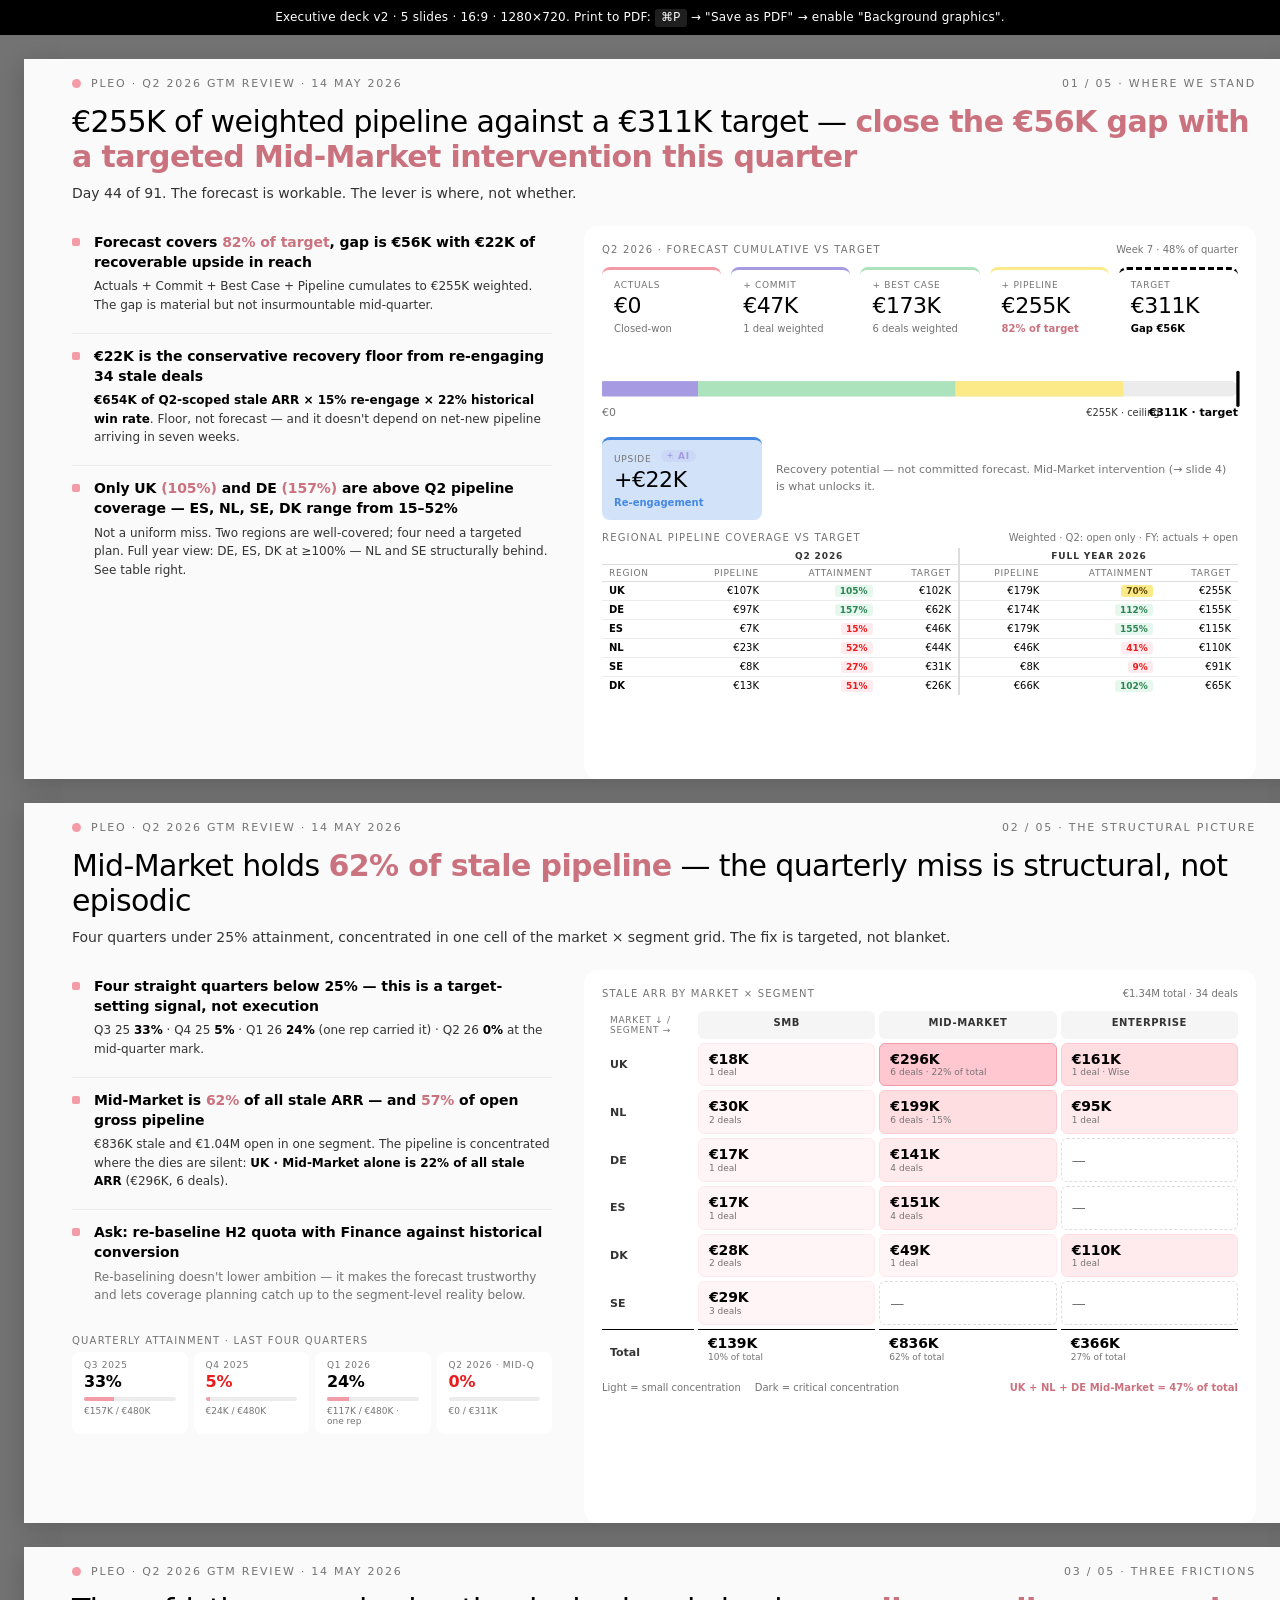
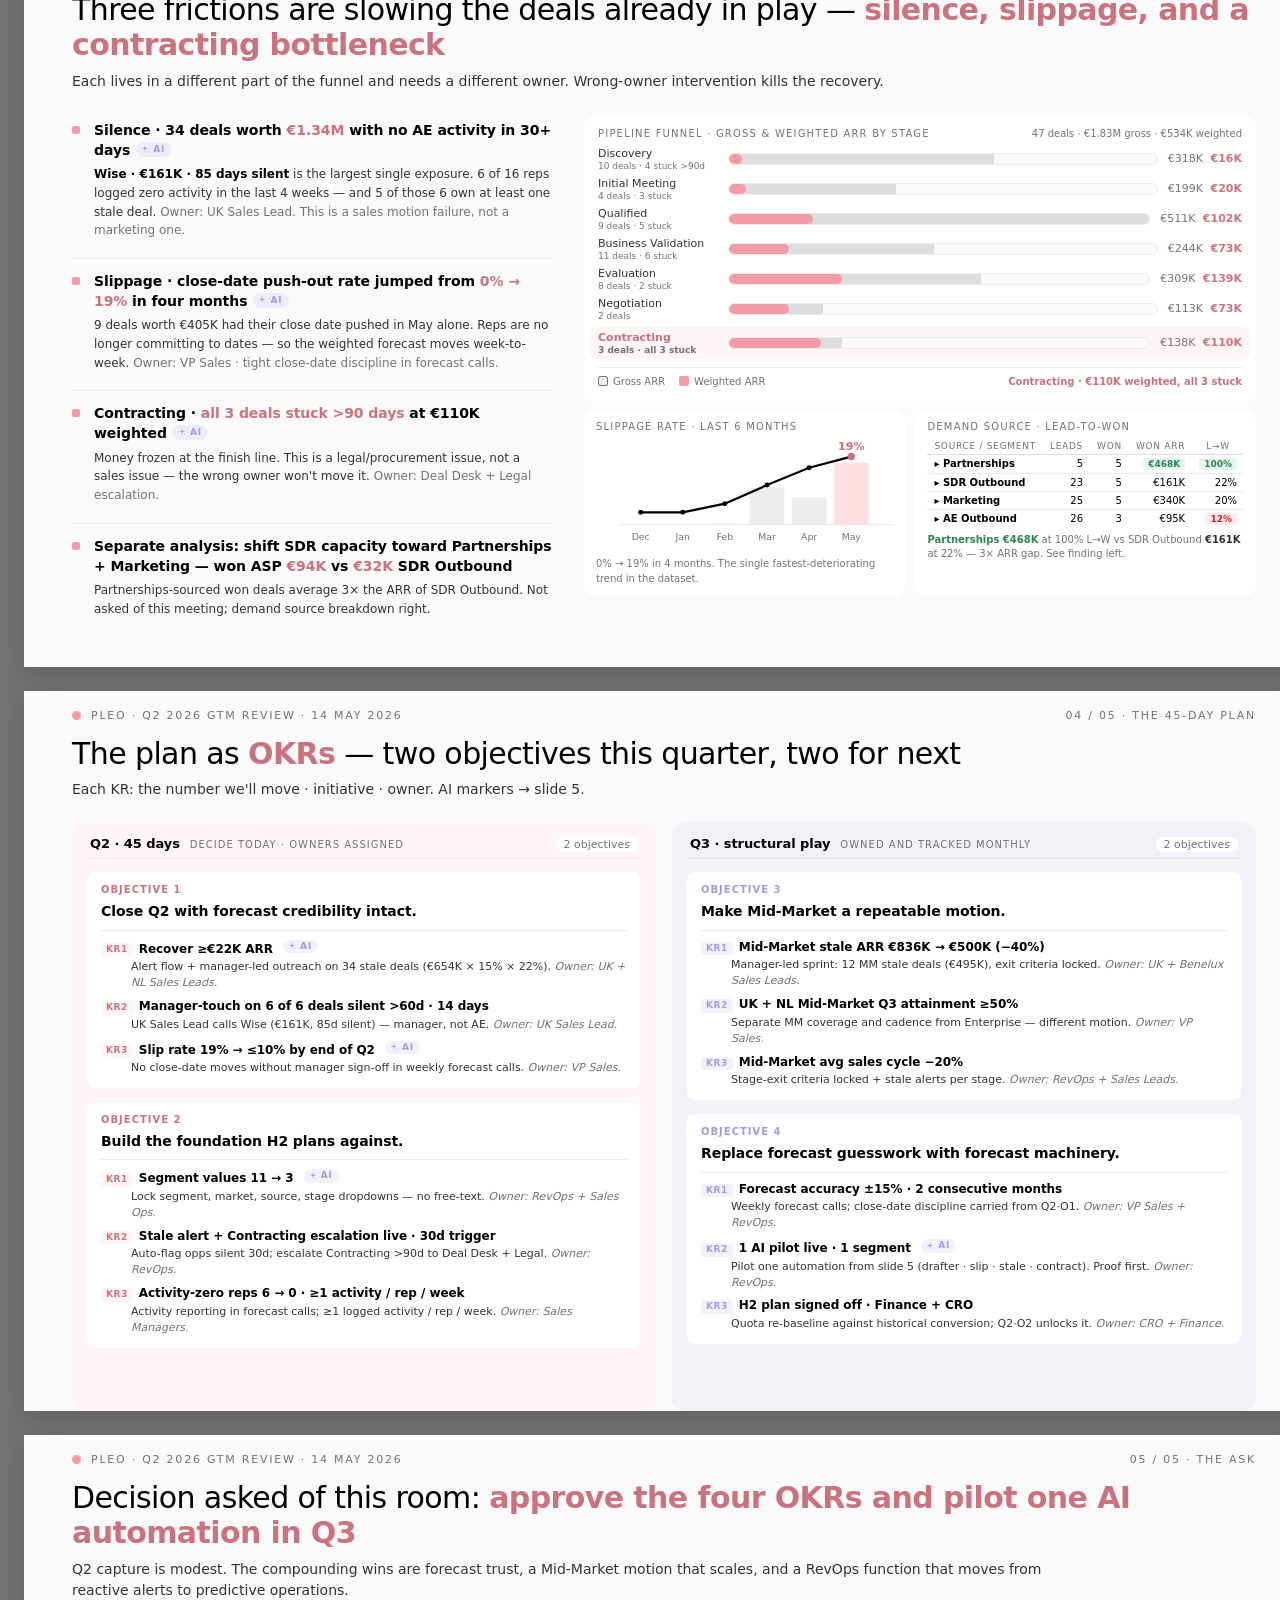
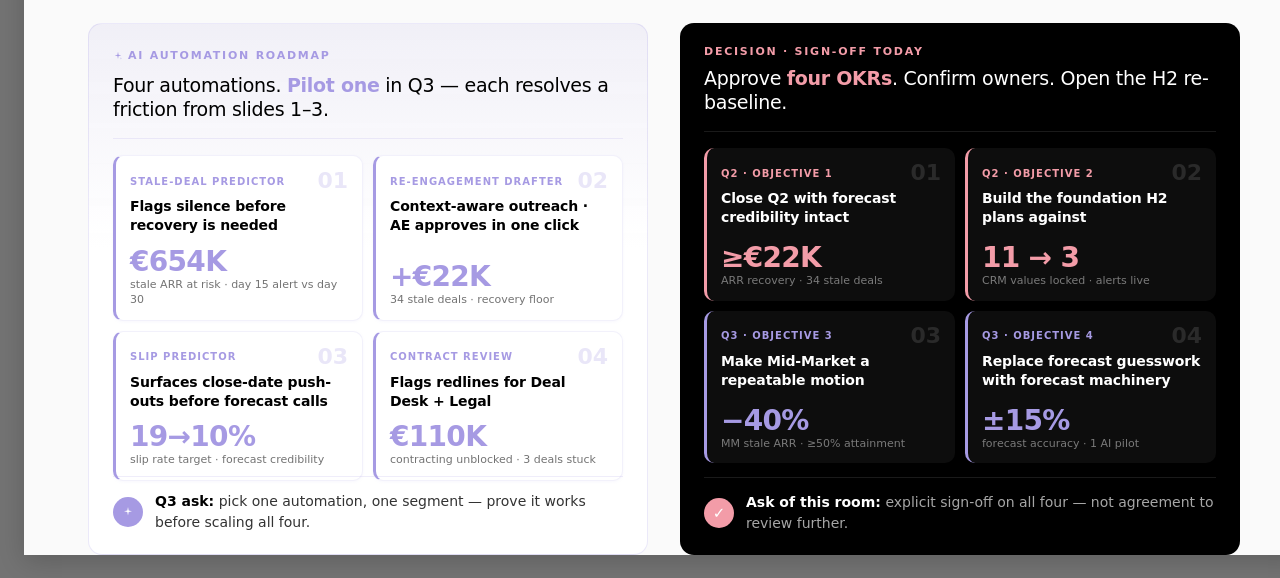
<file: deliverables/05_executive_deck.html>
<!doctype html>
<html lang="en">
<head>
<meta charset="utf-8">
<title>Pleo · Q2 2026 GTM Review — Executive Deck</title>
<style>
  /* ── Pleo Telescope tokens (sourced from dashboard `T` + design/pleo_theme.css) */
  :root {
    --bg:        #FAFAFA;
    --panel:     #F5F5F5;
    --card:      #FFFFFF;
    --hairline:  #ECECEC;
    --hairline2: #DDDDDD;
    --black:     #000000;
    --text-sec:  #333333;
    --text-mut:  #737373;
    --pink-100:  #fff5f6;
    --pink-200:  #ffebed;
    --pink-300:  #ffdee2;
    --pink-400:  #ffc8d0;
    --pink-500:  #f39ca8;
    --pink-700:  #cb727f;
    --green:     #ace3bd;
    --yellow:    #fcea88;
    --purple:    #a69ae3;
    --blue:      #4588e3;
    --blue-soft: #d2e3f9;
    --negative:  #e91c1c;
    --positive:  #2c8354;
  }

  * { box-sizing: border-box; }
  html, body {
    margin: 0; padding: 0;
    font-family: "Neue Haas Grotesk Display", "Switzer", system-ui, "Helvetica Neue", Arial, sans-serif;
    font-weight: 400; color: var(--black); background: var(--text-mut);
    -webkit-font-smoothing: antialiased; -moz-osx-font-smoothing: grayscale;
  }
  .num { font-variant-numeric: tabular-nums; font-feature-settings: "tnum"; }
  h1, h2, h3, p, ul, li, dl, dt, dd { margin: 0; padding: 0; }
  ul { list-style: none; }

  /* ── Slide geometry · 1280×720, one slide per printed page ─────────────── */
  .deck {
    display: flex; flex-direction: column; gap: 24px;
    padding: 24px;
  }
  .slide {
    width: 1280px; height: 720px;
    background: var(--bg);
    position: relative;
    overflow: hidden;
    display: flex; flex-direction: column;
    box-shadow: 0 6px 24px rgba(0,0,0,0.18);
    margin: 0 auto;
  }

  /* Header strip — chip + page tag */
  .head {
    display: flex; justify-content: space-between; align-items: center;
    padding: 18px 48px 0;
    flex: 0 0 auto;
  }
  .brand {
    display: inline-flex; align-items: center; gap: 10px;
    font-size: 11px; color: var(--text-mut);
    text-transform: uppercase; letter-spacing: 0.16em;
  }
  .brand-dot {
    width: 9px; height: 9px; border-radius: 999px; background: var(--pink-500);
  }
  .tag {
    font-size: 11px; color: var(--text-mut);
    text-transform: uppercase; letter-spacing: 0.16em;
  }

  /* Title block — McKinsey-style declarative headline */
  .title-block { padding: 14px 48px 4px; flex: 0 0 auto; }
  .title-block h1 {
    font-size: 30px; line-height: 1.18; font-weight: 500;
    letter-spacing: -0.02em; color: var(--black);
    max-width: 1180px;
  }
  .title-block h1 .accent { color: var(--pink-700); font-weight: 600; }
  .title-block .msg {
    font-size: 14px; line-height: 1.5; color: var(--text-sec);
    margin-top: 8px; max-width: 1000px;
  }

  /* Body grid — bullets left / visual right (default) */
  .body {
    display: grid; grid-template-columns: minmax(0, 1fr) minmax(0, 1fr);
    gap: 32px; padding: 18px 48px 0;
    flex: 1 1 auto; min-height: 0;
  }
  .body.split-7-5 { grid-template-columns: minmax(0, 7fr) minmax(0, 5fr); }
  .body.split-5-7 { grid-template-columns: minmax(0, 5fr) minmax(0, 7fr); }
  .body.full      { grid-template-columns: minmax(0, 1fr); }
  .body.w90       { width: 90%; margin-inline: auto; padding-inline: 0; }
  .body > *       { min-width: 0; }

  /* Top-level findings list — three to four max */
  .findings { display: flex; flex-direction: column; gap: 4px; }
  .finding {
    padding: 12px 0 14px 22px;
    border-top: 1px solid var(--hairline);
    position: relative;
  }
  .finding:first-child { border-top: none; padding-top: 6px; }
  .finding::before {
    content: ""; position: absolute; left: 0; top: 18px;
    width: 8px; height: 8px; border-radius: 2px; background: var(--pink-500);
  }
  .finding:first-child::before { top: 12px; }
  .finding-h {
    font-size: 14px; color: var(--black); font-weight: 600;
    line-height: 1.45; letter-spacing: -0.005em;
  }
  .finding-h .em { color: var(--pink-700); }
  .finding-p {
    margin-top: 5px; font-size: 12px; color: var(--text-sec);
    line-height: 1.55;
  }
  .finding-p strong { color: var(--black); font-weight: 600; }
  .finding-p em { font-style: normal; color: var(--text-mut); }

  /* Visual surface — white card on the bg */
  .visual {
    background: var(--card);
    border-radius: 14px;
    padding: 18px;
    display: flex; flex-direction: column;
    min-width: 0; min-height: 0;
    gap: 12px;
  }
  .visual.bare { background: transparent; padding: 0; }
  .visual > svg { display: grid; overflow: visible; }
  .vis-title {
    font-size: 10px; color: var(--text-mut);
    text-transform: uppercase; letter-spacing: 0.12em;
    font-weight: 500;
  }
  .vis-title-row { display: flex; justify-content: space-between; align-items: baseline; }
  .vis-title-row .meta { font-size: 10px; color: var(--text-mut); }

  /* Footer — speaker note + transition */
  .foot {
    margin-top: auto;
    padding: 14px 48px 18px;
    border-top: 1px solid var(--hairline);
    display: flex; gap: 24px; align-items: flex-start;
    flex: 0 0 auto;
  }
  .note {
    flex: 1; font-size: 11px; color: var(--text-mut);
    line-height: 1.5;
  }
  .note .lbl {
    display: inline-block; font-weight: 600;
    color: var(--text-sec); margin-right: 6px;
    text-transform: uppercase; letter-spacing: 0.08em; font-size: 10px;
  }
  .trans {
    flex: 0 0 360px; font-size: 11px; line-height: 1.5;
    color: var(--text-sec); font-style: italic;
    border-left: 2px solid var(--pink-500); padding-left: 12px;
  }

  /* ── Hero KPI cards (slide 1) ──────────────────────────────────────────── */
  .kpi-row {
    display: grid; grid-template-columns: repeat(5, 1fr); gap: 10px;
  }
  .kpi {
    border-top: 3px solid var(--text-mut);
    background: var(--card);
    border-radius: 8px;
    padding: 10px 12px;
    display: flex; flex-direction: column; gap: 4px;
  }
  .kpi.actuals  { border-top-color: var(--pink-500); }
  .kpi.commit   { border-top-color: var(--purple);   }
  .kpi.best     { border-top-color: var(--green);    }
  .kpi.pipe     { border-top-color: var(--yellow);   }
  .kpi.target   { border-top: 3px dashed var(--black); }
  .kpi.upside   { border-top-color: var(--blue); background: var(--blue-soft); }
  .kpi-label {
    font-size: 9px; color: var(--text-mut);
    text-transform: uppercase; letter-spacing: 0.08em;
  }
  .kpi-value {
    font-size: 22px; font-weight: 500;
    letter-spacing: -0.02em; color: var(--black);
    line-height: 1.1;
  }
  .kpi-sub {
    font-size: 10px; color: var(--text-mut); line-height: 1.35;
  }
  .kpi-sub.pink { color: var(--pink-700); font-weight: 600; }
  .kpi-sub.blue { color: var(--blue);     font-weight: 600; }
  .kpi-sub.dark { color: var(--black);    font-weight: 600; }

  /* Legend strip */
  .legend {
    display: flex; gap: 14px; font-size: 10px; color: var(--text-mut);
    align-items: center; flex-wrap: wrap;
  }
  .legend .sw {
    width: 10px; height: 10px; border-radius: 2px; display: inline-block;
    vertical-align: -1px; margin-right: 5px;
  }

  /* ── Quarterly attainment strip (slide 2 top) ──────────────────────────── */
  .q-strip {
    display: grid; grid-template-columns: 1fr 1fr 1fr 1fr;
    gap: 6px;
  }
  .q-cell {
    background: var(--card); border-radius: 8px; padding: 8px 12px;
    display: flex; flex-direction: column; gap: 4px;
  }
  .q-cell .q-name {
    font-size: 9px; color: var(--text-mut);
    text-transform: uppercase; letter-spacing: 0.08em;
  }
  .q-cell .q-pct {
    font-size: 16px; font-weight: 600; color: var(--black);
    letter-spacing: -0.015em; line-height: 1.05;
  }
  .q-cell .q-pct.bad { color: var(--negative); }
  .q-cell .q-bar {
    height: 4px; background: var(--hairline); border-radius: 2px; overflow: hidden;
    margin-top: 2px;
  }
  .q-cell .q-bar > div { height: 100%; background: var(--pink-500); }
  .q-cell .q-meta {
    font-size: 9px; color: var(--text-mut); margin-top: 1px;
  }

  /* ── Heatmap (slide 2 main) ────────────────────────────────────────────── */
  .heatmap {
    display: grid; gap: 4px;
    grid-template-columns: 92px repeat(3, 1fr);
    align-items: stretch;
  }
  .heatmap .h-row, .heatmap .h-head {
    display: contents;
  }
  .h-corner {
    font-size: 9px; color: var(--text-mut); text-transform: uppercase;
    letter-spacing: 0.08em; align-self: center; padding: 4px 8px;
  }
  .h-colhead {
    font-size: 10px; color: var(--text-sec); font-weight: 600;
    text-transform: uppercase; letter-spacing: 0.06em;
    background: var(--panel); border-radius: 6px;
    padding: 6px 10px; text-align: center;
  }
  .h-rowhead {
    font-size: 11px; color: var(--text-sec); font-weight: 600;
    display: flex; align-items: center; padding: 0 8px;
  }
  .h-cell {
    border-radius: 6px;
    padding: 8px 10px;
    display: flex; flex-direction: column; justify-content: center;
    gap: 1px;
    background: var(--panel);
    border: 1px solid var(--hairline);
  }
  .h-cell .v {
    font-size: 14px; font-weight: 600; color: var(--black);
    letter-spacing: -0.01em; line-height: 1.05;
  }
  .h-cell .meta {
    font-size: 9px; color: var(--text-mut);
  }
  .h-cell.lvl-0 { background: var(--panel);     }
  .h-cell.lvl-1 { background: var(--pink-100); border-color: var(--pink-200); }
  .h-cell.lvl-2 { background: var(--pink-200); border-color: var(--pink-300); }
  .h-cell.lvl-3 { background: var(--pink-300); border-color: var(--pink-400); }
  .h-cell.lvl-4 { background: var(--pink-400); border-color: var(--pink-500); }
  .h-cell.lvl-4 .v { color: var(--black); }
  .h-cell.empty { background: transparent; border: 1px dashed var(--hairline2); }
  .h-cell.empty .v { color: var(--text-mut); font-weight: 400; }

  /* Heatmap totals row */
  .h-total {
    display: contents;
  }
  .h-total .h-rowhead { font-weight: 700; padding-top: 6px; border-top: 1px solid var(--black); }
  .h-total .h-cell    { background: transparent; border: none; border-top: 1px solid var(--black);
                        border-radius: 0; padding-top: 6px; }
  .h-total .h-cell .v { color: var(--black); font-weight: 700; }

  /* ── Funnel rows (slide 3) ─────────────────────────────────────────────── */
  .funnel { display: flex; flex-direction: column; gap: 6px; }
  .frow {
    display: grid; grid-template-columns: 120px 1fr auto;
    gap: 10px; align-items: center; font-size: 11px;
  }
  .frow .lbl { color: var(--text-sec); }
  .frow .lbl small { display: block; font-size: 9px; color: var(--text-mut); margin-top: 1px; }
  .frow.flag { background: var(--pink-100); border-radius: 6px; padding: 4px 8px; margin: 0 -8px; }
  .frow.flag .lbl { color: var(--pink-700); font-weight: 600; }
  .ftrack {
    position: relative; height: 12px; background: var(--bg);
    border-radius: 6px; overflow: hidden; border: 1px solid var(--hairline);
  }
  .fgross    { position: absolute; top: 0; left: 0; height: 100%; background: var(--hairline2); }
  .fweighted { position: absolute; top: 0; left: 0; height: 100%; background: var(--pink-500); border-radius: 6px; }
  .fnums { font-size: 11px; white-space: nowrap; }
  .fnums .a { color: var(--text-mut); }
  .fnums .b { color: var(--pink-700); font-weight: 600; margin-left: 4px; }

  /* ── Slippage micro-chart (slide 3 secondary) ──────────────────────────── */
  .slip-chart {
    background: var(--card); border-radius: 10px; padding: 10px 12px;
  }

  /* ── Activity chips (slide 3 third visual) ─────────────────────────────── */
  .actchip-grid {
    display: grid; grid-template-columns: repeat(4, 1fr); gap: 4px;
  }
  .actchip {
    background: var(--panel); border-radius: 5px; padding: 4px 6px;
    display: flex; align-items: center; justify-content: space-between;
    gap: 4px; font-size: 10px;
  }
  .actchip .nm { color: var(--text-sec); white-space: nowrap; overflow: hidden; text-overflow: ellipsis; }
  .actchip .ct { font-weight: 600; color: var(--black); }
  .actchip.zero { background: var(--pink-100); }
  .actchip.zero .nm { color: var(--pink-700); }
  .actchip.zero .ct { color: var(--negative); }

  /* ── Kanban (slide 4) ──────────────────────────────────────────────────── */
  .kanban {
    display: grid; grid-template-columns: 1fr 1fr;
    gap: 16px; height: 100%;
  }
  .kcol {
    background: var(--panel); border-radius: 14px; padding: 14px;
    display: flex; flex-direction: column; gap: 10px; min-height: 0;
  }
  .kcol-head {
    display: flex; align-items: baseline; gap: 10px;
    padding: 0 2px 10px; border-bottom: 1px solid var(--hairline);
  }
  .kcol-title { font-size: 13px; font-weight: 600; color: var(--black); }
  .kcol-when  { font-size: 10px; color: var(--text-mut);
                text-transform: uppercase; letter-spacing: 0.08em; }
  .kcol-count {
    margin-left: auto;
    font-size: 11px; color: var(--text-mut);
    background: var(--card); border-radius: 999px; padding: 2px 8px;
  }
  .kcard {
    border-radius: 12px; padding: 14px 16px;
    display: flex; flex-direction: column; gap: 8px;
    background: var(--card); border: 1px solid var(--hairline);
  }
  .kcard.red    { background: var(--pink-400); border-color: var(--pink-500); }
  .kcard.amber  { background: var(--pink-200); border-color: var(--pink-300); }
  .kcard.gray   { background: var(--card);     border-color: var(--hairline); }
  .kpill {
    align-self: flex-start;
    display: inline-flex; align-items: center; gap: 5px;
    font-size: 10px; color: var(--text-sec);
    text-transform: uppercase; letter-spacing: 0.06em; font-weight: 600;
  }
  .kpill::before {
    content: ""; width: 6px; height: 6px; border-radius: 999px;
    display: inline-block;
  }
  .kcard.red   .kpill { color: var(--negative); }
  .kcard.red   .kpill::before { background: var(--negative); }
  .kcard.amber .kpill { color: var(--pink-700); }
  .kcard.amber .kpill::before { background: var(--pink-700); }
  .kcard.gray  .kpill { color: var(--text-mut); }
  .kcard.gray  .kpill::before { background: var(--text-mut); }
  .ktitle {
    font-size: 13px; line-height: 1.35; color: var(--black);
    font-weight: 600; letter-spacing: -0.005em;
  }
  .kmeta {
    margin-top: auto;
    display: flex; justify-content: space-between; align-items: baseline;
    font-size: 10px; color: var(--text-sec); gap: 8px;
  }
  .kval { font-size: 12px; color: var(--black); font-weight: 600; }
  .kown { color: var(--text-mut); }

  /* ── Decision panel (slide 5) ──────────────────────────────────────────── */
  .ask-box {
    background: var(--black); color: #fff;
    border-radius: 14px; padding: 22px 24px;
    display: flex; flex-direction: column;
    align-self: stretch; min-height: 0;
  }
  .ask-head {
    flex: 0 0 auto;
    padding-bottom: 16px;
    border-bottom: 1px solid rgba(255,255,255,0.10);
    margin-bottom: 16px;
  }
  .ask-box .lbl {
    font-size: 11px; color: var(--pink-500);
    text-transform: uppercase; letter-spacing: 0.16em; font-weight: 600;
  }
  .ask-box .h {
    margin-top: 8px;
    font-size: 19px; line-height: 1.3; color: #fff;
    font-weight: 500; letter-spacing: -0.015em;
  }
  .ask-box .h .em { color: var(--pink-500); font-weight: 600; }
  .ask-grid {
    flex: 1 1 auto;
    display: grid; grid-template-columns: 1fr 1fr;
    grid-template-rows: 1fr 1fr; gap: 10px;
    min-height: 0;
  }
  .ask-item {
    background: rgba(255,255,255,0.05);
    border-radius: 10px; padding: 14px 14px 12px;
    display: flex; flex-direction: column; gap: 5px;
    border-left: 3px solid var(--pink-500);
    min-width: 0;
  }
  .ask-item.q3 { border-left-color: var(--purple); }
  .ask-item-top {
    display: flex; justify-content: space-between; align-items: center;
    gap: 8px;
  }
  .ask-q {
    font-size: 10px; text-transform: uppercase; letter-spacing: 0.10em;
    color: var(--pink-500); font-weight: 600;
  }
  .ask-item.q3 .ask-q { color: var(--purple); }
  .ask-num {
    font-size: 22px; font-weight: 600; line-height: 1;
    color: rgba(255,255,255,0.12);
    font-feature-settings: "tnum";
  }
  .ask-action {
    font-size: 14px; font-weight: 600; color: #fff;
    line-height: 1.35; letter-spacing: -0.01em;
  }
  .ask-impact {
    margin-top: auto;
    display: flex; flex-direction: column; gap: 2px;
    padding-top: 8px;
  }
  .ask-metric {
    font-size: 28px; font-weight: 600; line-height: 1;
    letter-spacing: -0.025em;
    color: var(--pink-500);
    font-feature-settings: "tnum";
  }
  .ask-item.q3 .ask-metric { color: var(--purple); }
  .ask-metric.text { font-size: 22px; letter-spacing: -0.015em; }
  .ask-metric-lbl {
    font-size: 11px; color: rgba(255,255,255,0.45);
    line-height: 1.35;
  }
  .ask-cta {
    flex: 0 0 auto;
    margin-top: 14px; padding-top: 14px;
    border-top: 1px solid rgba(255,255,255,0.10);
    display: flex; align-items: center; gap: 12px;
  }
  .ask-cta-mark {
    flex: 0 0 30px; width: 30px; height: 30px;
    border-radius: 999px; background: var(--pink-500);
    display: flex; align-items: center; justify-content: center;
    font-size: 15px; font-weight: 700; color: #fff;
  }
  .ask-cta-text {
    font-size: 14px; color: rgba(255,255,255,0.65); line-height: 1.45;
  }
  .ask-cta-text strong { color: #fff; font-weight: 600; }

  .impact-grid {
    display: grid; grid-template-columns: 1fr 1fr; gap: 10px;
  }
  .impact-card {
    background: var(--card); border-radius: 10px; padding: 12px 14px;
    border-top: 3px solid var(--pink-500);
    display: flex; flex-direction: column; gap: 4px;
  }
  .impact-card.future { border-top-color: var(--purple); }
  .impact-card.std    { border-top-color: var(--hairline2); }
  .impact-card .lbl {
    font-size: 9px; color: var(--text-mut);
    text-transform: uppercase; letter-spacing: 0.08em;
  }
  .impact-card .v {
    font-size: 22px; font-weight: 600; color: var(--black);
    letter-spacing: -0.02em; line-height: 1.05;
  }
  .impact-card .p {
    font-size: 11px; color: var(--text-sec); line-height: 1.4;
  }
  .impact-card .conf {
    font-size: 10px; color: var(--positive);
    text-transform: uppercase; letter-spacing: 0.06em; font-weight: 600;
    margin-top: 2px;
  }
  .impact-card .conf.med { color: var(--pink-700); }
  .impact-card .conf.fut { color: var(--purple); }

  /* Page chip variants */
  .chip {
    display: inline-block; padding: 3px 10px;
    background: var(--pink-100); color: var(--pink-700);
    border-radius: 999px;
    font-size: 10px; text-transform: uppercase; letter-spacing: 0.12em;
    font-weight: 600;
  }

  /* ── AI marker · forward-points to slide-5 roadmap ─────────────────────── */
  .ai-mark {
    display: inline-flex; align-items: center; gap: 3px;
    font-size: 9px; color: var(--purple);
    text-transform: uppercase; letter-spacing: 0.10em;
    font-weight: 700; vertical-align: 1px;
    margin-left: 6px;
    background: rgba(166,154,227,0.14);
    border-radius: 999px; padding: 1px 6px 1px 4px;
    white-space: nowrap;
  }
  .ai-mark svg { width: 10px; height: 10px; display: inline-block; }

  /* ── OKR kanban (slide 4) ──────────────────────────────────────────────── */
  .okr-grid {
    display: grid; grid-template-columns: minmax(0, 1fr) minmax(0, 1fr);
    gap: 16px; height: 100%;
  }
  .okr-col {
    background: var(--pink-100); border-radius: 14px; padding: 14px 14px 14px;
    display: flex; flex-direction: column; gap: 12px;
    min-width: 0; min-height: 0;
  }
  .okr-col.q3 { background: rgba(166,154,227,0.10); }
  .okr-col-head {
    display: flex; align-items: baseline; gap: 10px;
    padding: 0 4px 6px;
    border-bottom: 1px solid rgba(0,0,0,0.06);
  }
  .okr-col-title {
    font-size: 13px; font-weight: 700; color: var(--black);
    letter-spacing: -0.005em;
  }
  .okr-col-when {
    font-size: 10px; color: var(--text-mut);
    text-transform: uppercase; letter-spacing: 0.10em;
  }
  .okr-col-count {
    margin-left: auto;
    font-size: 11px; color: var(--text-mut);
    background: var(--card); border-radius: 999px; padding: 1px 8px;
  }
  .okr-card {
    background: var(--card); border-radius: 10px; padding: 12px 14px 12px;
    display: flex; flex-direction: column; gap: 7px;
    border: 1px solid rgba(0,0,0,0.04);
    min-width: 0;
  }
  .okr-card .okr-tag {
    font-size: 10px; color: var(--pink-700);
    text-transform: uppercase; letter-spacing: 0.10em;
    font-weight: 700;
  }
  .okr-col.q3 .okr-card .okr-tag { color: var(--purple); }
  .okr-card .okr-obj {
    font-size: 14px; line-height: 1.3; color: var(--black);
    font-weight: 600; letter-spacing: -0.005em;
  }
  .okr-krs {
    display: flex; flex-direction: column; gap: 8px;
    border-top: 1px solid var(--hairline); padding-top: 9px;
    margin-top: 2px;
  }
  .okr-kr { display: flex; flex-direction: column; gap: 2px; min-width: 0; }
  .okr-kr .kr-metric {
    display: flex; align-items: baseline; gap: 6px;
    font-size: 12px; line-height: 1.3;
    color: var(--black); font-weight: 600;
    letter-spacing: -0.005em;
  }
  .okr-kr .kr-metric .kr-tag {
    flex: 0 0 auto;
    font-size: 9px; font-weight: 700;
    color: var(--pink-700);
    background: var(--pink-100);
    padding: 1px 5px;
    border-radius: 3px;
    letter-spacing: 0.06em;
    font-feature-settings: "tnum";
  }
  .okr-col.q3 .okr-kr .kr-metric .kr-tag {
    color: var(--purple);
    background: rgba(166,154,227,0.14);
  }
  .okr-kr .kr-init {
    font-size: 11px; color: var(--text-sec);
    line-height: 1.45;
    padding-left: 30px;
  }
  .okr-kr .kr-init em { color: var(--text-mut); font-style: italic; }
  .okr-kr .kr-init strong { color: var(--black); font-weight: 600; }
  .okr-kr .kr-init .quote {
    display: inline-block; margin-top: 2px;
    font-style: italic; color: var(--text-mut);
    border-left: 2px solid var(--pink-500); padding-left: 6px;
  }

  /* ── AI roadmap panel (slide 5) — mirrors ask-box, light + purple ─────── */
  .ai-box {
    background: linear-gradient(180deg, rgba(166,154,227,0.10) 0%, var(--card) 42%);
    border: 1px solid rgba(166,154,227,0.22);
    border-radius: 14px; padding: 22px 24px;
    display: flex; flex-direction: column;
    align-self: stretch; min-height: 0;
  }
  .ai-head {
    flex: 0 0 auto;
    padding-bottom: 16px;
    border-bottom: 1px solid rgba(166,154,227,0.18);
    margin-bottom: 16px;
  }
  .ai-box .lbl {
    display: inline-flex; align-items: center; gap: 5px;
    font-size: 11px; color: var(--purple);
    text-transform: uppercase; letter-spacing: 0.16em; font-weight: 600;
  }
  .ai-box .lbl svg { width: 10px; height: 10px; }
  .ai-box .h {
    margin-top: 8px;
    font-size: 19px; line-height: 1.3; color: var(--black);
    font-weight: 500; letter-spacing: -0.015em;
  }
  .ai-box .h .em { color: var(--purple); font-weight: 600; }
  .ai-grid {
    flex: 1 1 auto;
    display: grid; grid-template-columns: 1fr 1fr;
    grid-template-rows: 1fr 1fr; gap: 10px;
    min-height: 0;
  }
  .ai-item {
    background: var(--card);
    border-radius: 10px; padding: 14px 14px 12px;
    display: flex; flex-direction: column; gap: 5px;
    border: 1px solid rgba(166,154,227,0.14);
    border-left: 3px solid var(--purple);
    min-width: 0;
    box-shadow: 0 1px 3px rgba(166,154,227,0.08);
  }
  .ai-item-top {
    display: flex; justify-content: space-between; align-items: center;
    gap: 8px;
  }
  .ai-tag {
    font-size: 10px; text-transform: uppercase; letter-spacing: 0.10em;
    color: var(--purple); font-weight: 600;
  }
  .ai-num {
    font-size: 22px; font-weight: 600; line-height: 1;
    color: rgba(166,154,227,0.25);
    font-feature-settings: "tnum";
  }
  .ai-action {
    font-size: 14px; font-weight: 600; color: var(--black);
    line-height: 1.35; letter-spacing: -0.01em;
  }
  .ai-impact {
    margin-top: auto;
    display: flex; flex-direction: column; gap: 2px;
    padding-top: 8px;
  }
  .ai-metric {
    font-size: 28px; font-weight: 600; line-height: 1;
    letter-spacing: -0.025em;
    color: var(--purple);
    font-feature-settings: "tnum";
  }
  .ai-metric.text { font-size: 22px; letter-spacing: -0.015em; }
  .ai-metric-lbl {
    font-size: 11px; color: var(--text-mut);
    line-height: 1.35;
  }
  .ai-foot {
    flex: 0 0 auto;
    margin-top: 14px; padding-top: 14px;
    border-top: 1px solid rgba(166,154,227,0.18);
    display: flex; align-items: center; gap: 12px;
  }
  .ai-foot-mark {
    flex: 0 0 30px; width: 30px; height: 30px;
    border-radius: 999px; background: var(--purple);
    display: flex; align-items: center; justify-content: center;
    color: #fff;
  }
  .ai-foot-mark svg { width: 12px; height: 12px; }
  .ai-foot-text {
    font-size: 14px; color: var(--text-sec); line-height: 1.45;
  }
  .ai-foot-text strong { color: var(--black); font-weight: 600; }

  /* Screen-only print hint */
  .hint {
    background: var(--black); color: #fff; text-align: center;
    padding: 10px; font-size: 12px; letter-spacing: 0.02em;
    font-family: inherit;
  }
  .hint code { background: rgba(255,255,255,0.12); padding: 2px 6px;
               border-radius: 3px; font-family: ui-monospace, monospace; }

  /* ── Regional attainment table (slide 1) ──────────────────────────────── */
  .reg-table { width: 100%; border-collapse: collapse; font-size: 10px; }
  .reg-table th, .reg-table td {
    padding: 3px 7px; text-align: right; white-space: nowrap; vertical-align: middle;
  }
  .reg-table th:first-child, .reg-table td:first-child { text-align: left; font-weight: 600; }
  .reg-table thead tr:first-child th {
    font-size: 9px; text-transform: uppercase; letter-spacing: 0.1em;
    color: var(--text-sec); font-weight: 600; padding-bottom: 3px;
    border-bottom: 1px solid var(--hairline2); text-align: center;
  }
  .reg-table thead tr:first-child th:first-child { text-align: left; }
  .reg-table thead tr:last-child th {
    font-size: 9px; text-transform: uppercase; letter-spacing: 0.08em;
    color: var(--text-mut); font-weight: 500; padding-top: 3px;
  }
  .reg-table tbody tr td { border-top: 1px solid var(--hairline); }
  .reg-table tbody tr:first-child td { border-top: 1px solid var(--hairline2); }
  .reg-table .sep { border-left: 2px solid var(--hairline2); }
  .att-ok  { color: var(--positive); background: #e6f7ee; border-radius: 3px; padding: 1px 5px; font-size: 9px; font-weight: 600; display: inline-block; }
  .att-mid { color: #5c4400;         background: var(--yellow); border-radius: 3px; padding: 1px 5px; font-size: 9px; font-weight: 600; display: inline-block; }
  .att-bad { color: var(--negative); background: var(--pink-200); border-radius: 3px; padding: 1px 5px; font-size: 9px; font-weight: 600; display: inline-block; }

  /* ── Print: 1 slide per page, exact colors ─────────────────────────────── */
  @page { size: 1280px 720px; margin: 0; }
  @media print {
    body { background: var(--bg); }
    .deck { padding: 0; gap: 0; }
    .slide { box-shadow: none; page-break-after: always; }
    .slide:last-of-type { page-break-after: auto; }
    .hint { display: none; }
    * {
      -webkit-print-color-adjust: exact !important;
      print-color-adjust: exact !important;
    }
  }
</style>
</head>
<body>

<div class="hint">
  Executive deck v2 · 5 slides · 16:9 · 1280×720. Print to PDF:
  <code>⌘P</code> → "Save as PDF" → enable "Background graphics".
</div>

<div class="deck">


<!-- ═══════════════════════════════════════════════════════════════════════
     SLIDE 1 — Where we stand
     Headline: name the lever. Don't just describe the gap.
     ═══════════════════════════════════════════════════════════════════════ -->
<section class="slide">
  <div class="head">
    <span class="brand"><span class="brand-dot"></span>Pleo · Q2 2026 GTM Review · 14 May 2026</span>
    <span class="tag">01 / 05 · Where we stand</span>
  </div>

  <div class="title-block">
    <h1>€255K of weighted pipeline against a €311K target — <span class="accent">close the €56K gap with a targeted Mid-Market intervention this quarter</span></h1>
    <p class="msg">Day 44 of 91. The forecast is workable. The lever is where, not whether.</p>
  </div>

  <div class="body split-5-7">

    <!-- LEFT: Findings -->
    <ul class="findings">
      <li class="finding">
        <div class="finding-h">Forecast covers <span class="em">82% of target</span>, gap is €56K with €22K of recoverable upside in reach</div>
        <div class="finding-p">Actuals + Commit + Best Case + Pipeline cumulates to €255K weighted. The gap is material but not insurmountable mid-quarter.</div>
      </li>
      <li class="finding">
        <div class="finding-h">€22K is the conservative recovery floor from re-engaging 34 stale deals</div>
        <div class="finding-p"><strong>€654K of Q2-scoped stale ARR × 15% re-engage × 22% historical win rate</strong>. Floor, not forecast — and it doesn't depend on net-new pipeline arriving in seven weeks.</div>
      </li>
      <li class="finding">
        <div class="finding-h">Only UK <span class="em">(105%)</span> and DE <span class="em">(157%)</span> are above Q2 pipeline coverage — ES, NL, SE, DK range from 15–52%</div>
        <div class="finding-p">Not a uniform miss. Two regions are well-covered; four need a targeted plan. Full year view: DE, ES, DK at ≥100% — NL and SE structurally behind. See table right.</div>
      </li>
    </ul>

    <!-- RIGHT: Hero forecast visual -->
    <div class="visual">
      <div class="vis-title-row">
        <div class="vis-title">Q2 2026 · forecast cumulative vs target</div>
        <div class="meta num">Week 7 · 48% of quarter</div>
      </div>

      <!-- 5 + Upside KPI cards (mirrors dashboard hero) -->
      <div class="kpi-row">
        <div class="kpi actuals">
          <div class="kpi-label">Actuals</div>
          <div class="kpi-value num">€0</div>
          <div class="kpi-sub">Closed-won</div>
        </div>
        <div class="kpi commit">
          <div class="kpi-label">+ Commit</div>
          <div class="kpi-value num">€47K</div>
          <div class="kpi-sub">1 deal weighted</div>
        </div>
        <div class="kpi best">
          <div class="kpi-label">+ Best case</div>
          <div class="kpi-value num">€173K</div>
          <div class="kpi-sub">6 deals weighted</div>
        </div>
        <div class="kpi pipe">
          <div class="kpi-label">+ Pipeline</div>
          <div class="kpi-value num">€255K</div>
          <div class="kpi-sub pink">82% of target</div>
        </div>
        <div class="kpi target">
          <div class="kpi-label">Target</div>
          <div class="kpi-value num">€311K</div>
          <div class="kpi-sub dark">Gap €56K</div>
        </div>
      </div>

      <!-- Cumulative bar -->
      <svg viewBox="0 0 580 60" width="100%" preserveAspectRatio="xMidYMid meet">
        <!-- Track (full = 311K) -->
        <rect x="0" y="22" width="580" height="14" rx="7" fill="var(--hairline)"/>
        <!-- Commit cumulative = 47/311 = 15.1% → width = 87.6 -->
        <rect x="0"     y="22" width="87.6"  height="14" fill="var(--purple)"/>
        <!-- Best cumulative = 173/311 = 55.6% → from 87.6 to 322.5, width = 234.9 -->
        <rect x="87.6"  y="22" width="234.9" height="14" fill="var(--green)"/>
        <!-- Pipeline cumulative = 255/311 = 82.0% → from 322.5 to 475.6, width = 153.1 -->
        <rect x="322.5" y="22" width="153.1" height="14" fill="var(--yellow)"/>
        <!-- Target marker -->
        <line x1="580" y1="14" x2="580" y2="44" stroke="var(--black)" stroke-width="3" stroke-linecap="round"/>
        <!-- Labels -->
        <text x="0"   y="54" font-size="10" fill="var(--text-mut)" class="num">€0</text>
        <text x="475" y="54" font-size="9"  fill="var(--text-sec)" text-anchor="middle" class="num">€255K · ceiling</text>
        <text x="580" y="54" font-size="10" fill="var(--black)"    text-anchor="end" class="num" font-weight="600">€311K · target</text>
      </svg>

      <!-- Upside card sits OUTSIDE the bar story -->
      <div style="display:flex; align-items:center; gap:14px; margin-top:2px;">
        <div class="kpi upside" style="flex:0 0 160px;">
          <div class="kpi-label">Upside <span class="ai-mark"><svg viewBox="0 0 24 24" fill="none"><path d="M12 2 L13.4 9 L20 10.5 L13.4 12 L12 19 L10.6 12 L4 10.5 L10.6 9 Z" fill="currentColor"/><path d="M19 14.5 L19.6 16.7 L21.8 17.3 L19.6 17.9 L19 20.1 L18.4 17.9 L16.2 17.3 L18.4 16.7 Z" fill="currentColor" opacity="0.55"/></svg>AI</span></div>
          <div class="kpi-value num">+€22K</div>
          <div class="kpi-sub blue">Re-engagement</div>
        </div>
        <div style="font-size:11px; color:var(--text-mut); line-height:1.5;">
          Recovery potential — not committed forecast. Mid-Market intervention (→ slide 4) is what unlocks it.
        </div>
      </div>

      <!-- Regional pipeline coverage table -->
      <div>
        <div class="vis-title-row" style="margin-bottom:5px;">
          <div class="vis-title">Regional pipeline coverage vs target</div>
          <div class="meta num">Weighted · Q2: open only · FY: actuals + open</div>
        </div>
        <table class="reg-table num">
          <thead>
            <tr>
              <th></th>
              <th colspan="3">Q2 2026</th>
              <th colspan="3" class="sep">Full Year 2026</th>
            </tr>
            <tr>
              <th>Region</th>
              <th>Pipeline</th>
              <th>Attainment</th>
              <th>Target</th>
              <th class="sep">Pipeline</th>
              <th>Attainment</th>
              <th>Target</th>
            </tr>
          </thead>
          <tbody>
            <tr>
              <td>UK</td><td>€107K</td><td><span class="att-ok">105%</span></td><td>€102K</td>
              <td class="sep">€179K</td><td><span class="att-mid">70%</span></td><td>€255K</td>
            </tr>
            <tr>
              <td>DE</td><td>€97K</td><td><span class="att-ok">157%</span></td><td>€62K</td>
              <td class="sep">€174K</td><td><span class="att-ok">112%</span></td><td>€155K</td>
            </tr>
            <tr>
              <td>ES</td><td>€7K</td><td><span class="att-bad">15%</span></td><td>€46K</td>
              <td class="sep">€179K</td><td><span class="att-ok">155%</span></td><td>€115K</td>
            </tr>
            <tr>
              <td>NL</td><td>€23K</td><td><span class="att-bad">52%</span></td><td>€44K</td>
              <td class="sep">€46K</td><td><span class="att-bad">41%</span></td><td>€110K</td>
            </tr>
            <tr>
              <td>SE</td><td>€8K</td><td><span class="att-bad">27%</span></td><td>€31K</td>
              <td class="sep">€8K</td><td><span class="att-bad">9%</span></td><td>€91K</td>
            </tr>
            <tr>
              <td>DK</td><td>€13K</td><td><span class="att-bad">51%</span></td><td>€26K</td>
              <td class="sep">€66K</td><td><span class="att-ok">102%</span></td><td>€65K</td>
            </tr>
          </tbody>
        </table>
      </div>

    </div>

  </div>


</section>


<!-- ═══════════════════════════════════════════════════════════════════════
     SLIDE 2 — Mid-Market is the engine and the bottleneck
     Replaces the v1 attainment-trend slide. Quarterly bars demoted to a
     compact strip across the top; the Market × Segment heat map is the
     headline visual.
     ═══════════════════════════════════════════════════════════════════════ -->
<section class="slide">
  <div class="head">
    <span class="brand"><span class="brand-dot"></span>Pleo · Q2 2026 GTM Review · 14 May 2026</span>
    <span class="tag">02 / 05 · The structural picture</span>
  </div>

  <div class="title-block">
    <h1>Mid-Market holds <span class="accent">62% of stale pipeline</span> — the quarterly miss is structural, not episodic</h1>
    <p class="msg">Four quarters under 25% attainment, concentrated in one cell of the market × segment grid. The fix is targeted, not blanket.</p>
  </div>

  <div class="body split-5-7">

    <!-- LEFT: Findings + quarterly strip -->
    <div style="display: flex; flex-direction: column; gap: 16px;">

      <ul class="findings">
        <li class="finding">
          <div class="finding-h">Four straight quarters below 25% — this is a target-setting signal, not execution</div>
          <div class="finding-p">Q3 25 <strong>33%</strong> · Q4 25 <strong>5%</strong> · Q1 26 <strong>24%</strong> (one rep carried it) · Q2 26 <strong>0%</strong> at the mid-quarter mark.</div>
        </li>
        <li class="finding">
          <div class="finding-h">Mid-Market is <span class="em">62%</span> of all stale ARR — and <span class="em">57%</span> of open gross pipeline</div>
          <div class="finding-p">€836K stale and €1.04M open in one segment. The pipeline is concentrated where the dies are silent: <strong>UK · Mid-Market alone is 22% of all stale ARR</strong> (€296K, 6 deals).</div>
        </li>
        <li class="finding">
          <div class="finding-h">Ask: re-baseline H2 quota with Finance against historical conversion</div>
          <div class="finding-p"><em>Re-baselining doesn't lower ambition — it makes the forecast trustworthy and lets coverage planning catch up to the segment-level reality below.</em></div>
        </li>
      </ul>

      <!-- Quarterly attainment strip — small, 4 cells -->
      <div>
        <div class="vis-title" style="margin-bottom:6px;">Quarterly attainment · last four quarters</div>
        <div class="q-strip">
          <div class="q-cell">
            <div class="q-name">Q3 2025</div>
            <div class="q-pct num">33%</div>
            <div class="q-bar"><div style="width:33%"></div></div>
            <div class="q-meta num">€157K / €480K</div>
          </div>
          <div class="q-cell">
            <div class="q-name">Q4 2025</div>
            <div class="q-pct num bad">5%</div>
            <div class="q-bar"><div style="width:5%"></div></div>
            <div class="q-meta num">€24K / €480K</div>
          </div>
          <div class="q-cell">
            <div class="q-name">Q1 2026</div>
            <div class="q-pct num">24%</div>
            <div class="q-bar"><div style="width:24%"></div></div>
            <div class="q-meta num">€117K / €480K · one rep</div>
          </div>
          <div class="q-cell">
            <div class="q-name">Q2 2026 · mid-Q</div>
            <div class="q-pct num bad">0%</div>
            <div class="q-bar"><div style="width:0%"></div></div>
            <div class="q-meta num">€0 / €311K</div>
          </div>
        </div>
      </div>

    </div>

    <!-- RIGHT: Market × Segment heatmap -->
    <div class="visual">
      <div class="vis-title-row">
        <div class="vis-title">Stale ARR by market × segment</div>
        <div class="meta num">€1.34M total · 34 deals</div>
      </div>

      <div class="heatmap">

        <!-- Header row -->
        <div class="h-head">
          <div class="h-corner">Market ↓ / Segment →</div>
          <div class="h-colhead">SMB</div>
          <div class="h-colhead">Mid-Market</div>
          <div class="h-colhead">Enterprise</div>
        </div>

        <!-- UK -->
        <div class="h-row">
          <div class="h-rowhead">UK</div>
          <div class="h-cell lvl-1"><div class="v num">€18K</div><div class="meta">1 deal</div></div>
          <div class="h-cell lvl-4"><div class="v num">€296K</div><div class="meta">6 deals · 22% of total</div></div>
          <div class="h-cell lvl-3"><div class="v num">€161K</div><div class="meta">1 deal · Wise</div></div>
        </div>
        <!-- NL -->
        <div class="h-row">
          <div class="h-rowhead">NL</div>
          <div class="h-cell lvl-1"><div class="v num">€30K</div><div class="meta">2 deals</div></div>
          <div class="h-cell lvl-3"><div class="v num">€199K</div><div class="meta">6 deals · 15%</div></div>
          <div class="h-cell lvl-2"><div class="v num">€95K</div><div class="meta">1 deal</div></div>
        </div>
        <!-- DE -->
        <div class="h-row">
          <div class="h-rowhead">DE</div>
          <div class="h-cell lvl-1"><div class="v num">€17K</div><div class="meta">1 deal</div></div>
          <div class="h-cell lvl-2"><div class="v num">€141K</div><div class="meta">4 deals</div></div>
          <div class="h-cell empty"><div class="v">—</div></div>
        </div>
        <!-- ES -->
        <div class="h-row">
          <div class="h-rowhead">ES</div>
          <div class="h-cell lvl-1"><div class="v num">€17K</div><div class="meta">1 deal</div></div>
          <div class="h-cell lvl-2"><div class="v num">€151K</div><div class="meta">4 deals</div></div>
          <div class="h-cell empty"><div class="v">—</div></div>
        </div>
        <!-- DK -->
        <div class="h-row">
          <div class="h-rowhead">DK</div>
          <div class="h-cell lvl-1"><div class="v num">€28K</div><div class="meta">2 deals</div></div>
          <div class="h-cell lvl-1"><div class="v num">€49K</div><div class="meta">1 deal</div></div>
          <div class="h-cell lvl-2"><div class="v num">€110K</div><div class="meta">1 deal</div></div>
        </div>
        <!-- SE -->
        <div class="h-row">
          <div class="h-rowhead">SE</div>
          <div class="h-cell lvl-1"><div class="v num">€29K</div><div class="meta">3 deals</div></div>
          <div class="h-cell empty"><div class="v">—</div></div>
          <div class="h-cell empty"><div class="v">—</div></div>
        </div>

        <!-- Totals row -->
        <div class="h-total">
          <div class="h-rowhead">Total</div>
          <div class="h-cell"><div class="v num">€139K</div><div class="meta">10% of total</div></div>
          <div class="h-cell"><div class="v num">€836K</div><div class="meta">62% of total</div></div>
          <div class="h-cell"><div class="v num">€366K</div><div class="meta">27% of total</div></div>
        </div>

      </div>

      <div style="display:flex; align-items:center; gap:14px; font-size:10px; color:var(--text-mut);">
        <span><span class="sw" style="background:var(--pink-200)"></span>Light = small concentration</span>
        <span><span class="sw" style="background:var(--pink-400)"></span>Dark = critical concentration</span>
        <span style="margin-left:auto; color:var(--pink-700); font-weight:600;">UK + NL + DE Mid-Market = 47% of total</span>
      </div>
    </div>

  </div>


</section>


<!-- ═══════════════════════════════════════════════════════════════════════
     SLIDE 3 — Three operational frictions
     Same arc as v1 slide 3. Adds the activity-zero overlay (the strongest
     "system, not coaching" proof) and the slippage trend micro-chart.
     ═══════════════════════════════════════════════════════════════════════ -->
<section class="slide">
  <div class="head">
    <span class="brand"><span class="brand-dot"></span>Pleo · Q2 2026 GTM Review · 14 May 2026</span>
    <span class="tag">03 / 05 · Three frictions</span>
  </div>

  <div class="title-block">
    <h1>Three frictions are slowing the deals already in play — <span class="accent">silence, slippage, and a contracting bottleneck</span></h1>
    <p class="msg">Each lives in a different part of the funnel and needs a different owner. Wrong-owner intervention kills the recovery.</p>
  </div>

  <div class="body split-5-7">

    <!-- LEFT: 3 frictions, named -->
    <ul class="findings">
      <li class="finding">
        <div class="finding-h">Silence · 34 deals worth <span class="em">€1.34M</span> with no AE activity in 30+ days<span class="ai-mark"><svg viewBox="0 0 24 24" fill="none"><path d="M12 2 L13.4 9 L20 10.5 L13.4 12 L12 19 L10.6 12 L4 10.5 L10.6 9 Z" fill="currentColor"/><path d="M19 14.5 L19.6 16.7 L21.8 17.3 L19.6 17.9 L19 20.1 L18.4 17.9 L16.2 17.3 L18.4 16.7 Z" fill="currentColor" opacity="0.55"/></svg>AI</span></div>
        <div class="finding-p"><strong>Wise · €161K · 85 days silent</strong> is the largest single exposure. 6 of 16 reps logged zero activity in the last 4 weeks — and 5 of those 6 own at least one stale deal. <em>Owner: UK Sales Lead. This is a sales motion failure, not a marketing one.</em></div>
      </li>
      <li class="finding">
        <div class="finding-h">Slippage · close-date push-out rate jumped from <span class="em">0% → 19%</span> in four months<span class="ai-mark"><svg viewBox="0 0 24 24" fill="none"><path d="M12 2 L13.4 9 L20 10.5 L13.4 12 L12 19 L10.6 12 L4 10.5 L10.6 9 Z" fill="currentColor"/><path d="M19 14.5 L19.6 16.7 L21.8 17.3 L19.6 17.9 L19 20.1 L18.4 17.9 L16.2 17.3 L18.4 16.7 Z" fill="currentColor" opacity="0.55"/></svg>AI</span></div>
        <div class="finding-p">9 deals worth €405K had their close date pushed in May alone. Reps are no longer committing to dates — so the weighted forecast moves week-to-week. <em>Owner: VP Sales · tight close-date discipline in forecast calls.</em></div>
      </li>
      <li class="finding">
        <div class="finding-h">Contracting · <span class="em">all 3 deals stuck &gt;90 days</span> at €110K weighted<span class="ai-mark"><svg viewBox="0 0 24 24" fill="none"><path d="M12 2 L13.4 9 L20 10.5 L13.4 12 L12 19 L10.6 12 L4 10.5 L10.6 9 Z" fill="currentColor"/><path d="M19 14.5 L19.6 16.7 L21.8 17.3 L19.6 17.9 L19 20.1 L18.4 17.9 L16.2 17.3 L18.4 16.7 Z" fill="currentColor" opacity="0.55"/></svg>AI</span></div>
        <div class="finding-p">Money frozen at the finish line. This is a legal/procurement issue, not a sales issue — the wrong owner won't move it. <em>Owner: Deal Desk + Legal escalation.</em></div>
      </li>
      <li class="finding">
        <div class="finding-h">Separate analysis: shift SDR capacity toward Partnerships + Marketing — won ASP <span class="em">€94K</span> vs <span class="em">€32K</span> SDR Outbound</div>
        <div class="finding-p">Partnerships-sourced won deals average 3× the ARR of SDR Outbound. Not asked of this meeting; demand source breakdown right.</div>
      </li>
    </ul>

    <!-- RIGHT: Three small visuals, vertically stacked -->
    <div style="display: flex; flex-direction: column; gap: 10px;">

      <!-- Funnel rows (compact) -->
      <div class="visual" style="padding:14px; gap:8px;">
        <div class="vis-title-row">
          <div class="vis-title">Pipeline funnel · gross & weighted ARR by stage</div>
          <div class="meta num">47 deals · €1.83M gross · €534K weighted</div>
        </div>
        <div class="funnel">
          <div class="frow">
            <span class="lbl">Discovery <small>10 deals · 4 stuck &gt;90d</small></span>
            <div class="ftrack"><div class="fgross" style="width:62%"></div><div class="fweighted" style="width:3%"></div></div>
            <span class="fnums num"><span class="a">€318K</span> <span class="b">€16K</span></span>
          </div>
          <div class="frow">
            <span class="lbl">Initial Meeting <small>4 deals · 3 stuck</small></span>
            <div class="ftrack"><div class="fgross" style="width:39%"></div><div class="fweighted" style="width:4%"></div></div>
            <span class="fnums num"><span class="a">€199K</span> <span class="b">€20K</span></span>
          </div>
          <div class="frow">
            <span class="lbl">Qualified <small>9 deals · 5 stuck</small></span>
            <div class="ftrack"><div class="fgross" style="width:100%"></div><div class="fweighted" style="width:20%"></div></div>
            <span class="fnums num"><span class="a">€511K</span> <span class="b">€102K</span></span>
          </div>
          <div class="frow">
            <span class="lbl">Business Validation <small>11 deals · 6 stuck</small></span>
            <div class="ftrack"><div class="fgross" style="width:48%"></div><div class="fweighted" style="width:14%"></div></div>
            <span class="fnums num"><span class="a">€244K</span> <span class="b">€73K</span></span>
          </div>
          <div class="frow">
            <span class="lbl">Evaluation <small>8 deals · 2 stuck</small></span>
            <div class="ftrack"><div class="fgross" style="width:60%"></div><div class="fweighted" style="width:27%"></div></div>
            <span class="fnums num"><span class="a">€309K</span> <span class="b">€139K</span></span>
          </div>
          <div class="frow">
            <span class="lbl">Negotiation <small>2 deals</small></span>
            <div class="ftrack"><div class="fgross" style="width:22%"></div><div class="fweighted" style="width:14%"></div></div>
            <span class="fnums num"><span class="a">€113K</span> <span class="b">€73K</span></span>
          </div>
          <div class="frow flag">
            <span class="lbl">Contracting <small>3 deals · all 3 stuck</small></span>
            <div class="ftrack"><div class="fgross" style="width:27%"></div><div class="fweighted" style="width:22%"></div></div>
            <span class="fnums num"><span class="a">€138K</span> <span class="b">€110K</span></span>
          </div>
        </div>
        <div class="legend" style="border-top:1px solid var(--hairline); padding-top:8px;">
          <span><span class="sw" style="background:var(--hairline); border:1px solid var(--text-mut)"></span>Gross ARR</span>
          <span><span class="sw" style="background:var(--pink-500)"></span>Weighted ARR</span>
          <span style="margin-left:auto; color:var(--pink-700); font-weight:600;">Contracting · €110K weighted, all 3 stuck</span>
        </div>
      </div>

      <!-- Two side-by-side micro-visuals: slippage trend + activity-zero -->
      <div style="display: grid; grid-template-columns: 1fr 1fr; gap: 10px;">

        <!-- Slippage trend -->
        <div class="slip-chart">
          <div class="vis-title-row" style="margin-bottom:6px;">
            <div class="vis-title">Slippage rate · last 6 months</div>
          </div>
          <svg viewBox="0 0 240 90" width="100%" preserveAspectRatio="xMidYMid meet">
            <!-- Grid -->
            <line x1="20" y1="70" x2="240" y2="70" stroke="var(--hairline)" stroke-width="1"/>
            <!-- Bars (slipped ARR € — relative heights) -->
            <!-- 6 months: Dec 25 (0K), Jan 26 (0K), Feb 26 (13K), Mar 26 (241K), Apr 26 (183K), May 26 (405K) -->
            <rect x="22"  y="70" width="28" height="0"  fill="var(--hairline)"/>
            <rect x="56"  y="70" width="28" height="0"  fill="var(--hairline)"/>
            <rect x="90"  y="69" width="28" height="1"  fill="var(--hairline)"/>
            <rect x="124" y="40" width="28" height="30" fill="var(--hairline)"/>
            <rect x="158" y="48" width="28" height="22" fill="var(--hairline)"/>
            <rect x="192" y="20" width="28" height="50" fill="var(--pink-300)"/>
            <!-- Line + dots for slip rate % (0,0,2.9,9.3,15.1,19.1) → y from 60 (0%) to 12 (20%) -->
            <polyline points="36,60 70,60 104,53 138,38 172,24 206,15"
                      fill="none" stroke="var(--black)" stroke-width="1.8"/>
            <circle cx="36"  cy="60" r="2" fill="var(--black)"/>
            <circle cx="70"  cy="60" r="2" fill="var(--black)"/>
            <circle cx="104" cy="53" r="2" fill="var(--black)"/>
            <circle cx="138" cy="38" r="2" fill="var(--black)"/>
            <circle cx="172" cy="24" r="2" fill="var(--black)"/>
            <circle cx="206" cy="15" r="3" fill="var(--pink-700)"/>
            <text x="206" y="10" text-anchor="middle" font-size="9" fill="var(--pink-700)" font-weight="700" class="num">19%</text>
            <!-- Month labels -->
            <text x="36"  y="82" text-anchor="middle" font-size="7.5" fill="var(--text-mut)">Dec</text>
            <text x="70"  y="82" text-anchor="middle" font-size="7.5" fill="var(--text-mut)">Jan</text>
            <text x="104" y="82" text-anchor="middle" font-size="7.5" fill="var(--text-mut)">Feb</text>
            <text x="138" y="82" text-anchor="middle" font-size="7.5" fill="var(--text-mut)">Mar</text>
            <text x="172" y="82" text-anchor="middle" font-size="7.5" fill="var(--text-mut)">Apr</text>
            <text x="206" y="82" text-anchor="middle" font-size="7.5" fill="var(--text-mut)">May</text>
          </svg>
          <div style="font-size:10px; color:var(--text-mut); margin-top:4px; line-height:1.45;">
            0% → 19% in 4 months. The single fastest-deteriorating trend in the dataset.
          </div>
        </div>

        <!-- Demand source · lead-to-won -->
        <div class="slip-chart">
          <div class="vis-title-row" style="margin-bottom:6px;">
            <div class="vis-title">Demand source · lead-to-won</div>
          </div>
          <table class="reg-table num" style="font-size:10px;">
            <thead>
              <tr>
                <th style="text-align:left; font-size:9px; text-transform:uppercase; letter-spacing:0.08em; color:var(--text-mut); font-weight:500;">Source / Segment</th>
                <th style="font-size:9px; text-transform:uppercase; letter-spacing:0.08em; color:var(--text-mut); font-weight:500;">Leads</th>
                <th style="font-size:9px; text-transform:uppercase; letter-spacing:0.08em; color:var(--text-mut); font-weight:500;">Won</th>
                <th style="font-size:9px; text-transform:uppercase; letter-spacing:0.08em; color:var(--text-mut); font-weight:500;">Won ARR</th>
                <th style="font-size:9px; text-transform:uppercase; letter-spacing:0.08em; color:var(--text-mut); font-weight:500;">L→W</th>
              </tr>
            </thead>
            <tbody>
              <tr>
                <td style="text-align:left; font-weight:600;">▸ Partnerships</td>
                <td>5</td><td>5</td><td><span class="att-ok">€468K</span></td>
                <td><span class="att-ok">100%</span></td>
              </tr>
              <tr>
                <td style="text-align:left; font-weight:600;">▸ SDR Outbound</td>
                <td>23</td><td>5</td><td>€161K</td><td>22%</td>
              </tr>
              <tr>
                <td style="text-align:left; font-weight:600;">▸ Marketing</td>
                <td>25</td><td>5</td><td>€340K</td><td>20%</td>
              </tr>
              <tr>
                <td style="text-align:left; font-weight:600;">▸ AE Outbound</td>
                <td>26</td><td>3</td><td>€95K</td><td><span class="att-bad">12%</span></td>
              </tr>
            </tbody>
          </table>
          <div style="font-size:10px; color:var(--text-mut); margin-top:5px; line-height:1.45;">
            <strong style="color:var(--positive)">Partnerships €468K</strong> at 100% L→W vs SDR Outbound <strong style="color:var(--text-sec)">€161K</strong> at 22% — 3× ARR gap. See finding left.
          </div>
        </div>

      </div>

    </div>

  </div>


</section>


<!-- ═══════════════════════════════════════════════════════════════════════
     SLIDE 4 — The 45-day plan
     Collapses v1's 3 columns to 2 — removes the middle-column gap that
     made v1 feel under-filled. CRM picklist lock folds into "This sprint."
     ═══════════════════════════════════════════════════════════════════════ -->
<section class="slide">
  <div class="head">
    <span class="brand"><span class="brand-dot"></span>Pleo · Q2 2026 GTM Review · 14 May 2026</span>
    <span class="tag">04 / 05 · The 45-day plan</span>
  </div>

  <div class="title-block">
    <h1>The plan as <span class="accent">OKRs</span> — two objectives this quarter, two for next</h1>
    <p class="msg">Each KR: the number we'll move · initiative · owner. AI markers → slide 5.</p>
  </div>

  <div class="body full">
    <div class="okr-grid">

      <!-- ═══════════════════════════════════════════════════════════════════
           Column 1 — Q2 (45 days)
           ═══════════════════════════════════════════════════════════════════ -->
      <div class="okr-col q2">
        <div class="okr-col-head">
          <span class="okr-col-title">Q2 · 45 days</span>
          <span class="okr-col-when">Decide today · owners assigned</span>
          <span class="okr-col-count num">2 objectives</span>
        </div>

        <!-- Objective 1 -->
        <div class="okr-card">
          <span class="okr-tag">Objective 1</span>
          <div class="okr-obj">Close Q2 with forecast credibility intact.</div>
          <div class="okr-krs">

            <div class="okr-kr">
              <div class="kr-metric">
                <span class="kr-tag num">KR1</span>
                <span>Recover <span class="num">≥€22K</span> ARR
                  <span class="ai-mark"><svg viewBox="0 0 24 24" fill="none"><path d="M12 2 L13.4 9 L20 10.5 L13.4 12 L12 19 L10.6 12 L4 10.5 L10.6 9 Z" fill="currentColor"/><path d="M19 14.5 L19.6 16.7 L21.8 17.3 L19.6 17.9 L19 20.1 L18.4 17.9 L16.2 17.3 L18.4 16.7 Z" fill="currentColor" opacity="0.55"/></svg>AI</span>
                </span>
              </div>
              <div class="kr-init">
                Alert flow + manager-led outreach on 34 stale deals (€654K × 15% × 22%). <em>Owner: UK + NL Sales Leads.</em>
              </div>
            </div>

            <div class="okr-kr">
              <div class="kr-metric">
                <span class="kr-tag num">KR2</span>
                <span>Manager-touch on <span class="num">6 of 6</span> deals silent &gt;60d · 14 days</span>
              </div>
              <div class="kr-init">
                UK Sales Lead calls Wise (€161K, 85d silent) — manager, not AE. <em>Owner: UK Sales Lead.</em>
              </div>
            </div>

            <div class="okr-kr">
              <div class="kr-metric">
                <span class="kr-tag num">KR3</span>
                <span>Slip rate <span class="num">19% → ≤10%</span> by end of Q2
                  <span class="ai-mark"><svg viewBox="0 0 24 24" fill="none"><path d="M12 2 L13.4 9 L20 10.5 L13.4 12 L12 19 L10.6 12 L4 10.5 L10.6 9 Z" fill="currentColor"/><path d="M19 14.5 L19.6 16.7 L21.8 17.3 L19.6 17.9 L19 20.1 L18.4 17.9 L16.2 17.3 L18.4 16.7 Z" fill="currentColor" opacity="0.55"/></svg>AI</span>
                </span>
              </div>
              <div class="kr-init">
                No close-date moves without manager sign-off in weekly forecast calls. <em>Owner: VP Sales.</em>
              </div>
            </div>

          </div>
        </div>

        <!-- Objective 2 -->
        <div class="okr-card">
          <span class="okr-tag">Objective 2</span>
          <div class="okr-obj">Build the foundation H2 plans against.</div>
          <div class="okr-krs">

            <div class="okr-kr">
              <div class="kr-metric">
                <span class="kr-tag num">KR1</span>
                <span>Segment values <span class="num">11 → 3</span>
                  <span class="ai-mark"><svg viewBox="0 0 24 24" fill="none"><path d="M12 2 L13.4 9 L20 10.5 L13.4 12 L12 19 L10.6 12 L4 10.5 L10.6 9 Z" fill="currentColor"/><path d="M19 14.5 L19.6 16.7 L21.8 17.3 L19.6 17.9 L19 20.1 L18.4 17.9 L16.2 17.3 L18.4 16.7 Z" fill="currentColor" opacity="0.55"/></svg>AI</span>
                </span>
              </div>
              <div class="kr-init">
                Lock segment, market, source, stage dropdowns — no free-text. <em>Owner: RevOps + Sales Ops.</em>
              </div>
            </div>

            <div class="okr-kr">
              <div class="kr-metric">
                <span class="kr-tag num">KR2</span>
                <span>Stale alert + Contracting escalation live · 30d trigger</span>
              </div>
              <div class="kr-init">
                Auto-flag opps silent 30d; escalate Contracting &gt;90d to Deal Desk + Legal. <em>Owner: RevOps.</em>
              </div>
            </div>

            <div class="okr-kr">
              <div class="kr-metric">
                <span class="kr-tag num">KR3</span>
                <span>Activity-zero reps <span class="num">6 → 0</span> · ≥1 activity / rep / week</span>
              </div>
              <div class="kr-init">
                Activity reporting in forecast calls; ≥1 logged activity / rep / week. <em>Owner: Sales Managers.</em>
              </div>
            </div>

          </div>
        </div>
      </div>

      <!-- ═══════════════════════════════════════════════════════════════════
           Column 2 — Q3 (structural play)
           ═══════════════════════════════════════════════════════════════════ -->
      <div class="okr-col q3">
        <div class="okr-col-head">
          <span class="okr-col-title">Q3 · structural play</span>
          <span class="okr-col-when">Owned and tracked monthly</span>
          <span class="okr-col-count num">2 objectives</span>
        </div>

        <!-- Objective 3 -->
        <div class="okr-card">
          <span class="okr-tag">Objective 3</span>
          <div class="okr-obj">Make Mid-Market a repeatable motion.</div>
          <div class="okr-krs">

            <div class="okr-kr">
              <div class="kr-metric">
                <span class="kr-tag num">KR1</span>
                <span>Mid-Market stale ARR <span class="num">€836K → €500K</span> (−40%)</span>
              </div>
              <div class="kr-init">
                Manager-led sprint: 12 MM stale deals (€495K), exit criteria locked. <em>Owner: UK + Benelux Sales Leads.</em>
              </div>
            </div>

            <div class="okr-kr">
              <div class="kr-metric">
                <span class="kr-tag num">KR2</span>
                <span>UK + NL Mid-Market Q3 attainment <span class="num">≥50%</span></span>
              </div>
              <div class="kr-init">
                Separate MM coverage and cadence from Enterprise — different motion. <em>Owner: VP Sales.</em>
              </div>
            </div>

            <div class="okr-kr">
              <div class="kr-metric">
                <span class="kr-tag num">KR3</span>
                <span>Mid-Market avg sales cycle <span class="num">−20%</span></span>
              </div>
              <div class="kr-init">
                Stage-exit criteria locked + stale alerts per stage. <em>Owner: RevOps + Sales Leads.</em>
              </div>
            </div>

          </div>
        </div>

        <!-- Objective 4 -->
        <div class="okr-card">
          <span class="okr-tag">Objective 4</span>
          <div class="okr-obj">Replace forecast guesswork with forecast machinery.</div>
          <div class="okr-krs">

            <div class="okr-kr">
              <div class="kr-metric">
                <span class="kr-tag num">KR1</span>
                <span>Forecast accuracy <span class="num">±15%</span> · 2 consecutive months</span>
              </div>
              <div class="kr-init">
                Weekly forecast calls; close-date discipline carried from Q2·O1. <em>Owner: VP Sales + RevOps.</em>
              </div>
            </div>

            <div class="okr-kr">
              <div class="kr-metric">
                <span class="kr-tag num">KR2</span>
                <span>1 AI pilot live · 1 segment
                  <span class="ai-mark"><svg viewBox="0 0 24 24" fill="none"><path d="M12 2 L13.4 9 L20 10.5 L13.4 12 L12 19 L10.6 12 L4 10.5 L10.6 9 Z" fill="currentColor"/><path d="M19 14.5 L19.6 16.7 L21.8 17.3 L19.6 17.9 L19 20.1 L18.4 17.9 L16.2 17.3 L18.4 16.7 Z" fill="currentColor" opacity="0.55"/></svg>AI</span>
                </span>
              </div>
              <div class="kr-init">
                Pilot one automation from slide 5 (drafter · slip · stale · contract). Proof first. <em>Owner: RevOps.</em>
              </div>
            </div>

            <div class="okr-kr">
              <div class="kr-metric">
                <span class="kr-tag num">KR3</span>
                <span>H2 plan signed off · Finance + CRO</span>
              </div>
              <div class="kr-init">
                Quota re-baseline against historical conversion; Q2·O2 unlocks it. <em>Owner: CRO + Finance.</em>
              </div>
            </div>

          </div>
        </div>
      </div>

    </div>
  </div>


</section>


<!-- ═══════════════════════════════════════════════════════════════════════
     SLIDE 5 — The ask
     Re-framed from v1's impact-led ending. Decision is the headline; impact
     is supporting detail.
     ═══════════════════════════════════════════════════════════════════════ -->
<section class="slide">
  <div class="head">
    <span class="brand"><span class="brand-dot"></span>Pleo · Q2 2026 GTM Review · 14 May 2026</span>
    <span class="tag">05 / 05 · The ask</span>
  </div>

  <div class="title-block">
    <h1>Decision asked of this room: <span class="accent">approve the four OKRs and pilot one AI automation in Q3</span></h1>
    <p class="msg">Q2 capture is modest. The compounding wins are forecast trust, a Mid-Market motion that scales, and a RevOps function that moves from reactive alerts to predictive operations.</p>
  </div>

  <div class="body w90">

    <!-- LEFT: AI automation roadmap — each automation solves a friction from slides 1–3 -->
    <div class="ai-box">
      <div class="ai-head">
        <div class="lbl">
          <svg viewBox="0 0 24 24" fill="none"><path d="M12 2 L13.4 9 L20 10.5 L13.4 12 L12 19 L10.6 12 L4 10.5 L10.6 9 Z" fill="currentColor"/><path d="M19 14.5 L19.6 16.7 L21.8 17.3 L19.6 17.9 L19 20.1 L18.4 17.9 L16.2 17.3 L18.4 16.7 Z" fill="currentColor" opacity="0.55"/></svg>
          AI automation roadmap
        </div>
        <div class="h">Four automations. <span class="em">Pilot one</span> in Q3 — each resolves a friction from slides 1–3.</div>
      </div>

      <div class="ai-grid">
        <div class="ai-item">
          <div class="ai-item-top">
            <span class="ai-tag">Stale-deal predictor</span>
            <span class="ai-num num">01</span>
          </div>
          <div class="ai-action">Flags silence before recovery is needed</div>
          <div class="ai-impact">
            <div class="ai-metric num">€654K</div>
            <div class="ai-metric-lbl">stale ARR at risk · day 15 alert vs day 30</div>
          </div>
        </div>

        <div class="ai-item">
          <div class="ai-item-top">
            <span class="ai-tag">Re-engagement drafter</span>
            <span class="ai-num num">02</span>
          </div>
          <div class="ai-action">Context-aware outreach · AE approves in one click</div>
          <div class="ai-impact">
            <div class="ai-metric num">+€22K</div>
            <div class="ai-metric-lbl">34 stale deals · recovery floor</div>
          </div>
        </div>

        <div class="ai-item">
          <div class="ai-item-top">
            <span class="ai-tag">Slip predictor</span>
            <span class="ai-num num">03</span>
          </div>
          <div class="ai-action">Surfaces close-date push-outs before forecast calls</div>
          <div class="ai-impact">
            <div class="ai-metric num">19→10%</div>
            <div class="ai-metric-lbl">slip rate target · forecast credibility</div>
          </div>
        </div>

        <div class="ai-item">
          <div class="ai-item-top">
            <span class="ai-tag">Contract review</span>
            <span class="ai-num num">04</span>
          </div>
          <div class="ai-action">Flags redlines for Deal Desk + Legal</div>
          <div class="ai-impact">
            <div class="ai-metric num">€110K</div>
            <div class="ai-metric-lbl">contracting unblocked · 3 deals stuck</div>
          </div>
        </div>
      </div>

      <div class="ai-foot">
        <div class="ai-foot-mark">
          <svg viewBox="0 0 24 24" fill="none"><path d="M12 2 L13.4 9 L20 10.5 L13.4 12 L12 19 L10.6 12 L4 10.5 L10.6 9 Z" fill="currentColor"/></svg>
        </div>
        <div class="ai-foot-text"><strong>Q3 ask:</strong> pick one automation, one segment — prove it works before scaling all four.</div>
      </div>
    </div>

    <!-- RIGHT: The Ask -->
    <div class="ask-box">
      <div class="ask-head">
        <div class="lbl">Decision · sign-off today</div>
        <div class="h">Approve <span class="em">four OKRs</span>. Confirm owners. Open the H2 re-baseline.</div>
      </div>

      <div class="ask-grid">
        <div class="ask-item q2">
          <div class="ask-item-top">
            <span class="ask-q">Q2 · Objective 1</span>
            <span class="ask-num num">01</span>
          </div>
          <div class="ask-action">Close Q2 with forecast credibility intact</div>
          <div class="ask-impact">
            <div class="ask-metric num">≥€22K</div>
            <div class="ask-metric-lbl">ARR recovery · 34 stale deals</div>
          </div>
        </div>

        <div class="ask-item q2">
          <div class="ask-item-top">
            <span class="ask-q">Q2 · Objective 2</span>
            <span class="ask-num num">02</span>
          </div>
          <div class="ask-action">Build the foundation H2 plans against</div>
          <div class="ask-impact">
            <div class="ask-metric num">11 → 3</div>
            <div class="ask-metric-lbl">CRM values locked · alerts live</div>
          </div>
        </div>

        <div class="ask-item q3">
          <div class="ask-item-top">
            <span class="ask-q">Q3 · Objective 3</span>
            <span class="ask-num num">03</span>
          </div>
          <div class="ask-action">Make Mid-Market a repeatable motion</div>
          <div class="ask-impact">
            <div class="ask-metric num">−40%</div>
            <div class="ask-metric-lbl">MM stale ARR · ≥50% attainment</div>
          </div>
        </div>

        <div class="ask-item q3">
          <div class="ask-item-top">
            <span class="ask-q">Q3 · Objective 4</span>
            <span class="ask-num num">04</span>
          </div>
          <div class="ask-action">Replace forecast guesswork with forecast machinery</div>
          <div class="ask-impact">
            <div class="ask-metric num">±15%</div>
            <div class="ask-metric-lbl">forecast accuracy · 1 AI pilot</div>
          </div>
        </div>
      </div>

      <div class="ask-cta">
        <div class="ask-cta-mark">✓</div>
        <div class="ask-cta-text"><strong>Ask of this room:</strong> explicit sign-off on all four — not agreement to review further.</div>
      </div>
    </div>

  </div>


</section>

</div>

</body>
</html>
</file>
